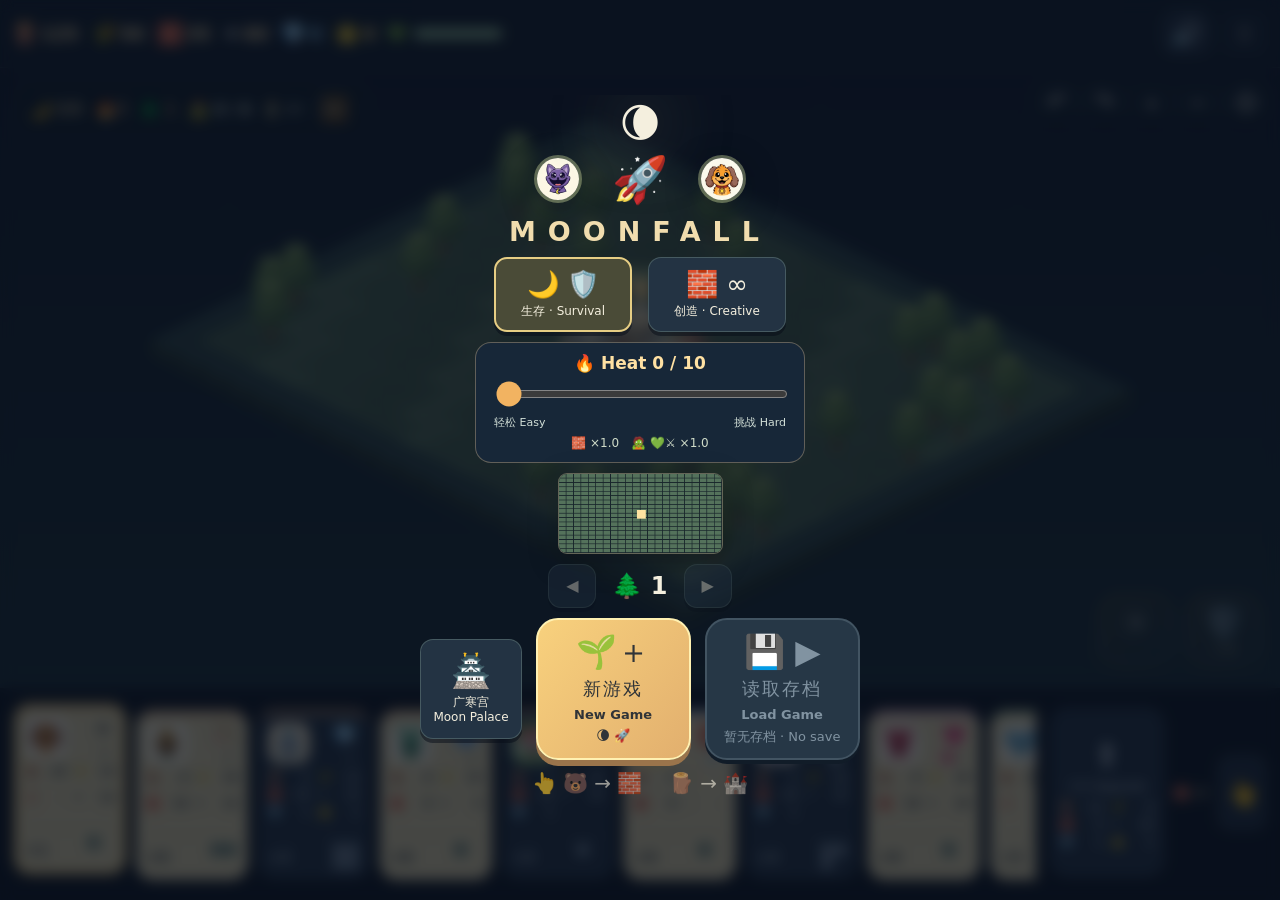
<file: index.html>
<!doctype html><html lang="zh-CN"><head><meta charset="utf-8"><meta name="viewport" content="width=device-width,initial-scale=1,viewport-fit=cover"><meta name="theme-color" content="#111824"><title>Critters · Moonfall</title><link rel="stylesheet" href="style.css?v=23"></head><body>
<main id="app"><header><div class="brand" aria-label="Moonfall">🌘 <span>MOONFALL</span></div><div class="resource" aria-label="木材">🪵 <b id="wood">170</b></div><div class="resource" aria-label="稻草"><span>🌾</span><b id="straw">50</b></div><div class="resource" aria-label="砖料"><span>🧱</span><b id="brick">35</b></div><div class="resource" aria-label="星能">✦ <b id="star">50</b></div><div class="resource star-tier blue" aria-label="钻石 Diamonds">💎 <b id="blueStar">0</b></div><div class="resource star-tier gold" aria-label="金星 Gold stars">🌟 <b id="goldStar">0</b></div><div class="base-health" aria-label="基地生命"><span>💚</span><div><i id="healthFill"></i></div></div><div class="head-actions"><button id="sound" aria-label="关闭声音">🔊</button><button id="pause" aria-label="暂停游戏" disabled>⏸</button></div></header>
<section id="world" aria-label="自由建造世界"><canvas id="canvas" aria-label="点角色选择建筑，点土地建造，点树采木；单指拖动，双指旋转和缩放地图"></canvas><div id="toast" role="status"></div><div class="wave-panel"><span id="moonProgress" aria-label="月亮碎片">🌙 0/6</span><span id="heatBadge" aria-label="本局 Heat">🔥0</span><span id="levelBadge" aria-label="关卡">🌙 1</span><span>🧟 <b id="wave">0 / 6</b></span><span id="countdown">⏳ 30</span><button id="finishSession" aria-label="结束自由创造并庆祝" hidden>🏁</button><button id="nextWave" aria-label="开始下一波">⏩</button></div><div class="zoom-panel"><button id="rotateLeft" aria-label="向左旋转地图">↶</button><button id="rotateRight" aria-label="向右旋转地图">↷</button><button id="zoomIn" aria-label="放大地图">＋</button><button id="zoomOut" aria-label="缩小地图">−</button><button id="center" aria-label="回到基地">⌖</button></div><div class="powers"><button id="sun" aria-label="阳光冲击，攻击基地附近敌人">☀️<small id="sunTime"></small></button><button id="moon" aria-label="守护碎片，为基地恢复生命"><span id="moonIcon">🌑</span><small id="moonPrice">✦40</small></button></div><div id="selection" hidden><span id="selectionIcon"></span><span id="selectionLevel"></span><button id="repair" aria-label="修复百分之十五生命，消耗木材十、稻草四、砖三；受攻击后等三秒">🔧<small>🪵10 🌾4 🧱3</small></button><button id="sell" aria-label="拆除并返还一半木材">♻️</button><button id="closeSelection" aria-label="关闭建筑操作">✕</button></div></section>
<footer><div id="buildBar" role="group" aria-label="Critter 建造单位"></div><button id="upgradeTool" class="build-card" aria-label="升级 Upgrade，先点此按钮，再点建筑" aria-pressed="false"><span class="upgrade-tool-icon">⬆️</span><b>升级 Upgrade</b><span id="upgradeToolCost" class="cost"></span></button><div id="buildTotal" aria-label="当前建筑数量"></div><button id="cancelBuild" aria-label="取消建造，切换查看模式">👆</button></footer>
<div id="menu" class="overlay"><div class="menu-card"><div class="moon-art">🌘</div><div class="menu-portraits"><img src="assets/critters/critter_04_catnap.webp" alt="CatNap"><span>🚀</span><img src="assets/critters/critter_05_dogday.webp" alt="DogDay"></div><h1>MOONFALL</h1><div class="menu-modes" role="group" aria-label="玩法"><button id="survival" aria-label="月夜生存" aria-pressed="true" class="selected">🌙 🛡️<small>生存 · Survival</small></button><button id="creative" aria-label="自由创造，无限资源" aria-pressed="false">🧱 ∞<small>创造 · Creative</small></button></div><div class="heat-control"><label for="heat">🔥 Heat <b id="heatValue">0</b> / 10</label><input id="heat" type="range" min="0" max="10" step="1" value="0" aria-label="难度 Heat 0 到 10"><div class="heat-ends"><span>轻松 Easy</span><span>挑战 Hard</span></div><small id="heatScale"></small></div><canvas id="mapPreview" width="220" height="108" aria-label="地图预览"></canvas><div class="level-picker" id="levelPicker"><button id="levelDown" aria-label="上一关">◀</button><b id="levelChoice">🌙 1</b><button id="levelUp" aria-label="下一已解锁关卡">▶</button></div><div class="menu-buttons"><button id="menuPalace" aria-label="广寒宫 Moon Palace">🏯<small>广寒宫<br>Moon Palace</small></button><button id="start" class="primary menu-game-option" aria-label="新游戏 New Game"><span class="menu-option-icon" aria-hidden="true">🌱＋</span><b>新游戏</b><em>New Game</em><small aria-hidden="true">🌘 🚀</small></button><button id="resumeSave" class="menu-game-option" aria-label="读取存档 Load Game" disabled><span class="menu-option-icon" aria-hidden="true">💾 ▶</span><b>读取存档</b><em>Load Game</em><small id="savePreview" aria-hidden="true">—</small></button></div><div class="picture-guide" aria-hidden="true">👆 🐻 → 🧱　 🪵 → 🏰</div><div id="resultStats" hidden></div></div></div>
<div id="ending" class="overlay" role="dialog" aria-modal="true" aria-label="游戏结算" hidden><canvas id="confetti" aria-hidden="true"></canvas><div class="ending-card"><canvas id="storyScene" width="640" height="300" aria-label="收集六块碎片重建月亮，伙伴们围坐篝火"></canvas><div id="endingMoon">🌕</div><div id="endingTrophy">🏆</div><div id="party" aria-hidden="true"></div><div id="endingStats"></div><div id="scorePanel"></div><div class="ending-actions"><button id="openPalace" aria-label="广寒宫商店">🏯</button><button id="harder" class="primary" aria-label="挑战下一更难关卡">🔥 2 ➜</button><button id="retry" aria-label="重玩本关">↻</button><button id="endingHome" aria-label="返回首页">🏠</button></div></div></div>
<div id="pauseOverlay" class="overlay" hidden><div class="pause-card"><span>⏸</span><button id="resume" class="primary" aria-label="继续游戏">▶</button><button id="restart" aria-label="返回首页">🏠</button></div></div>
<div id="cinema" hidden><canvas id="intro"></canvas><button id="skipIntro" aria-label="跳过开场">⏭</button><div id="introProgress"><i></i></div></div>
<div id="palace" class="overlay" role="dialog" aria-modal="true" aria-label="广寒宫" hidden><div class="palace-scenery" aria-hidden="true"><img class="palace-hall" src="assets/palace/guanghan-toy.svg" alt=""><div class="roof-rabbit"><svg viewBox="0 0 100 90"><ellipse cx="50" cy="72" rx="26" ry="7" fill="#203e5440"/><g fill="#fff5e3" stroke="#adc7d0" stroke-width="2"><ellipse cx="47" cy="51" rx="24" ry="19"/><circle cx="68" cy="40" r="18"/><ellipse cx="62" cy="17" rx="6" ry="19" transform="rotate(-12 62 17)"/><ellipse cx="77" cy="15" rx="6" ry="20" transform="rotate(14 77 15)"/><circle cx="22" cy="44" r="9"/><ellipse cx="36" cy="69" rx="12" ry="5"/><ellipse cx="66" cy="65" rx="10" ry="5"/></g><path d="M62 7v17M77 4v21" stroke="#edbac6" stroke-width="3" stroke-linecap="round"/><circle cx="75" cy="37" r="3" fill="#39495d"/><circle cx="82" cy="46" r="4" fill="#f0bdbe"/></svg></div><div class="palace-mist mist-back"></div><div class="palace-mist mist-front"></div><div class="palace-sparks"></div></div><div class="palace-card"><h2 class="sr-only">广寒宫</h2><b id="moonWallet">🌙 0</b><div id="shopItems"></div><div class="ending-actions"><button id="shopClose" aria-label="离开广寒宫">↩</button><button id="shopGo" class="primary" aria-label="带上强化进入下一关">▶</button></div></div></div><audio id="music" playsinline preload="none"></audio></main><script type="module" src="app.mjs?v=23"></script></body></html>
</file>
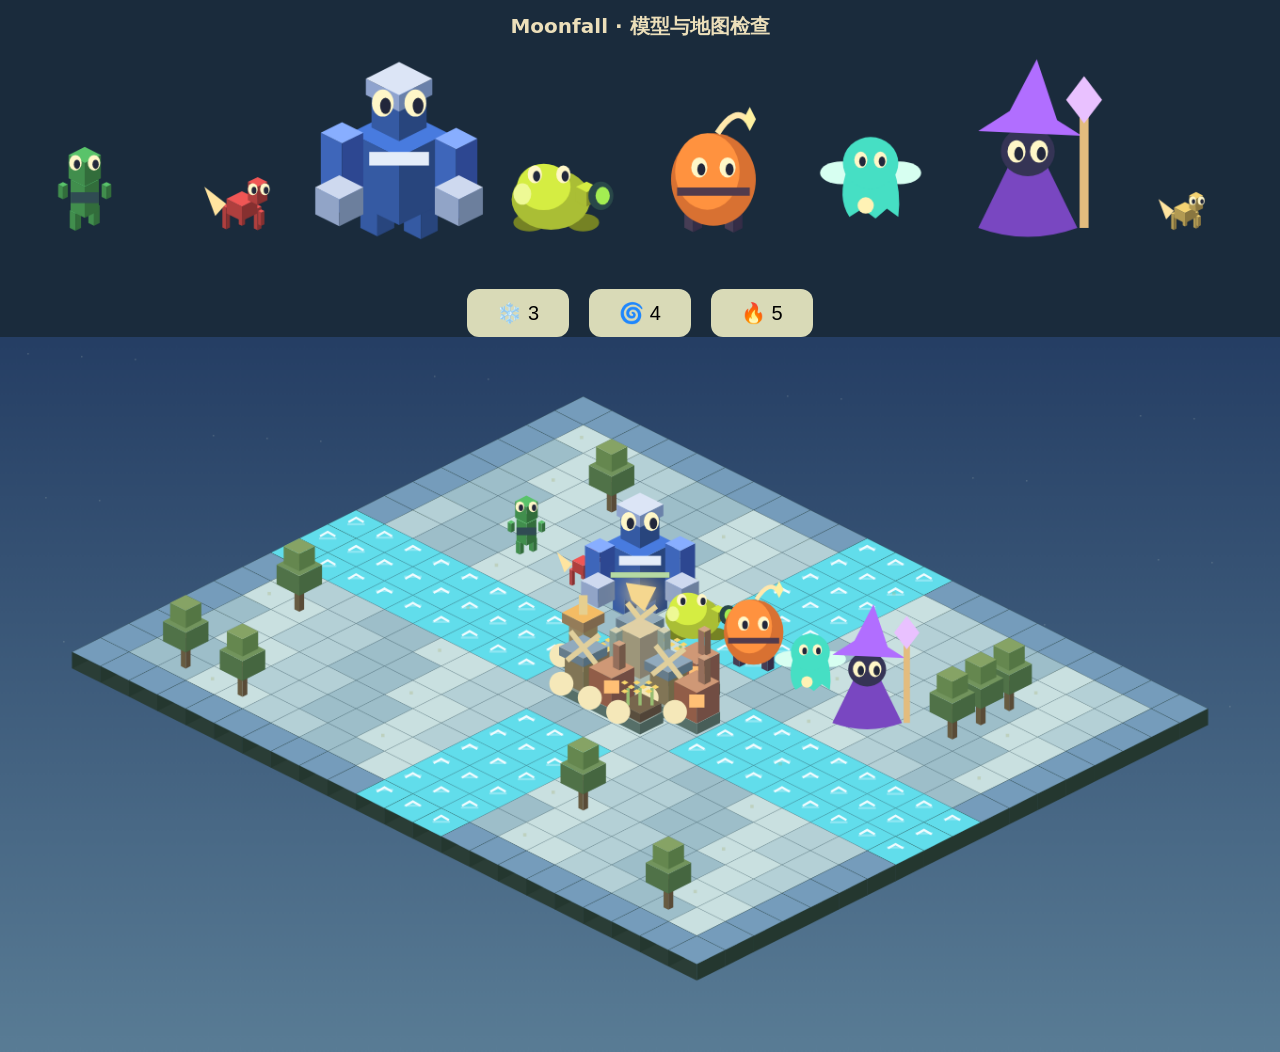
<file: tests/visuals.html>
<!doctype html><meta charset="utf-8"><meta name="viewport" content="width=device-width,initial-scale=1"><title>Moonfall model review</title><style>body{margin:0;background:#1a2b3c;color:#ecdfba;font:18px system-ui}canvas{display:block;width:100%;height:auto}h1{font-size:20px;text-align:center}nav{display:flex;justify-content:center;gap:20px}button{padding:12px 30px;font-size:20px;background:#d9dab7;border:0;border-radius:12px}</style><h1>Moonfall · 模型与地图检查</h1><canvas id="models" width="1360" height="250"></canvas><nav><button id="ice">❄️ 3</button><button id="sand">🌀 4</button><button id="fire">🔥 5</button></nav><canvas id="map" width="1360" height="760"></canvas><script type="module">
import {heightZombie,render} from '../render.mjs?v=18';import {createGame,ENEMIES,makeEnemy,build,igniteEnemy} from '../engine.mjs?v=18';
const c=document.querySelector('#models').getContext('2d'),types=['zombie','runner','brute','spitter','bomber','healer','summoner','mini'];let level=3,g=createGame({level,creative:true});
function reset(n){level=n;g=createGame({level,creative:true});g.wave=2;g.enemies=types.slice(0,7).map((k,i)=>makeEnemy(g,k,4+i*2,6));}document.querySelector('#ice').onclick=()=>reset(3);document.querySelector('#sand').onclick=()=>reset(4);document.querySelector('#fire').onclick=()=>{reset(5);for(const e of g.enemies){e.x=5;e.y=5+g.enemies.indexOf(e);igniteEnemy(g,e)}build(g,'prism',13,7);build(g,'rapid',8,11);build(g,'shield',13,11)};reset(3);
function frame(t){c.clearRect(0,0,1360,250);types.forEach((k,i)=>{const e=ENEMIES[k];c.save();c.translate(90+i*167,185);c.scale(e.size*1.65,e.size*1.65);heightZombie(c,0,0,t/1000,i,e.color,.3,k);c.restore()});render(document.querySelector('#map').getContext('2d'),1360,760,g,{rotation:0,zoom:1,panX:0,panY:0},{},null,null,null,t/1000);requestAnimationFrame(frame)}requestAnimationFrame(frame);
</script>
</file>
<file: style.css>
:root{font-family:ui-rounded,system-ui,sans-serif;background:#101823;color:#f4efde;font-synthesis:none}*{box-sizing:border-box}html,body{margin:0;width:100%;height:100%;overflow:hidden;overscroll-behavior:none;-webkit-user-select:none;user-select:none}button{font:inherit;color:inherit;background:#233343;border:1px solid #9dbaa84a;border-radius:13px;cursor:pointer;touch-action:manipulation;-webkit-tap-highlight-color:transparent;display:flex;align-items:center;justify-content:center;gap:5px;box-shadow:0 4px 0 #070d1880}button:active{transform:translateY(2px);box-shadow:none}button:disabled{opacity:.38}button:focus-visible{outline:3px solid #ffda89;outline-offset:3px}[hidden]{display:none!important}#app{height:100dvh;display:flex;flex-direction:column;padding:env(safe-area-inset-top) env(safe-area-inset-right) env(safe-area-inset-bottom) env(safe-area-inset-left);background:radial-gradient(ellipse at 60% 0,#2c3c48,#121c28)}header{height:68px;padding:10px 22px;display:flex;align-items:center;gap:24px;flex-shrink:0;border-bottom:1px solid #a2baba20;background:#142330e6}.brand{display:flex;align-items:center;font-size:30px;gap:10px}.brand span{font-size:16px;font-weight:900;letter-spacing:4px;color:#c9cbbb}.resource{display:flex;align-items:center;gap:8px;font-size:25px}.resource b{font-size:22px;color:#ffe3a3}.resource:nth-child(3){color:#a6d7fa}.base-health{display:flex;align-items:center;gap:7px;flex:1;max-width:170px}.base-health>div{height:9px;background:#050e1666;width:100%;border-radius:10px;overflow:hidden}#healthFill{display:block;height:100%;width:100%;background:#a8dba8;transition:width .3s}.head-actions{display:flex;gap:10px;margin-left:auto}.head-actions button{width:48px;height:46px;font-size:25px}#world{position:relative;flex:1;min-height:0;overflow:hidden;touch-action:none}#canvas{width:100%;height:100%;display:block;touch-action:none}.wave-panel{position:absolute;top:14px;left:16px;display:flex;align-items:center;gap:12px;background:#14232ddd;padding:8px 12px;border:1px solid #b9cbbf26;border-radius:15px;font-size:17px}.wave-panel b{font-size:15px;color:#d4dbc6}.wave-panel button{width:40px;height:36px;font-size:23px}#countdown{color:#c3cdba;font-size:14px}.zoom-panel{position:absolute;right:14px;top:14px;display:flex;gap:5px}.zoom-panel button{width:42px;height:40px;font-size:25px;background:#152531d9}.powers{position:absolute;right:18px;bottom:18px;display:flex;gap:12px}.powers button{width:76px;height:76px;border:2px solid #e5cd8277;border-radius:22px;background:linear-gradient(140deg,#4e523e,#203843);font-size:35px;flex-direction:column;gap:0}.powers small{font-size:12px;color:#efd4a2;font-weight:700;height:17px}footer{display:flex;gap:10px;align-items:center;flex-shrink:0;padding:10px 14px 12px;background:#101b26;border-top:1px solid #879f9e2b}#buildBar{display:flex;gap:8px;flex:1;min-width:0;overflow-x:auto;padding:4px 3px 8px;scrollbar-width:thin;scrollbar-color:#4c6370 transparent}.build-card{position:relative;min-width:92px;flex:1;height:106px;flex-direction:column;gap:3px;padding:6px 5px;background:#213342;border-color:#819d962e}.build-card.selected{border:2px solid #ffd98a;background:#4a4c3d;box-shadow:0 0 0 3px #ffe2a31c}.build-card img{width:43px;height:43px;object-fit:cover;border-radius:12px;border:1px solid #ffffdd99}.build-card .unit-icon{position:absolute;right:6px;top:8px;font-size:17px;background:#152532cc;border-radius:8px}.build-card .cost{font-size:11px;display:flex;gap:5px;font-weight:750}.build-card .role{font-size:15px}.build-card.poor .cost{color:#ec9993}#cancelBuild{height:76px;min-width:48px;font-size:25px}#selection{position:absolute;left:50%;bottom:18px;transform:translateX(-50%);display:flex;align-items:center;gap:8px;background:#152531f2;border:1px solid #e1d5aa66;border-radius:17px;padding:10px;box-shadow:0 9px 30px #050a1599;z-index:3}#selection button{min-width:46px;height:48px;font-size:23px;flex-direction:column;gap:1px}#selection small{font-size:9px}#selectionIcon{font-size:27px}#selectionLevel{color:#ffd780}#toast{position:absolute;left:50%;top:15%;transform:translateX(-50%);background:#16232be6;border:1px solid #ddcba566;border-radius:30px;padding:10px 24px;font-size:25px;opacity:0;pointer-events:none;transition:.2s;z-index:5}#toast.show{opacity:1}.overlay{position:absolute;inset:0;z-index:10;display:grid;place-items:center;background:#070c18b5;backdrop-filter:blur(7px);padding:15px}.menu-card{text-align:center;display:flex;flex-direction:column;align-items:center;gap:18px}.moon-art{font-size:77px;line-height:1;filter:drop-shadow(0 0 35px #cfbd7f80)}.menu-portraits{display:flex;align-items:center;gap:30px}.menu-portraits img{width:83px;height:83px;border-radius:25px;border:3px solid #cbd49a66;box-shadow:0 10px 35px #070b1355}.menu-portraits span{font-size:45px}h1{font-size:39px;letter-spacing:12px;margin:0;font-weight:900;color:#f1ddae}.menu-modes,.menu-buttons{display:flex;gap:16px;justify-content:center}.menu-modes button{font-size:26px;padding:10px 25px}.menu-modes button.selected{border:2px solid #e7ce84;background:#4a4b37}.primary{width:130px;height:80px;border-radius:23px;border:2px solid #fff1b2;background:linear-gradient(130deg,#f8d17d,#e2af6e);color:#303438;font-size:42px;box-shadow:0 6px 0 #9a744b}.picture-guide{font-size:20px;opacity:.6}#resumeSave{font-size:24px;padding:0 18px}.pause-card{display:flex;flex-direction:column;gap:20px;align-items:center}.pause-card>span{font-size:80px}.pause-card>button:last-child{width:65px;height:55px;font-size:28px}#resultStats{font-size:26px;color:#ffdf99}#cinema{position:absolute;inset:0;background:#060914;z-index:20}#intro{width:100%;height:100%;display:block}#skipIntro{position:absolute;top:max(20px,env(safe-area-inset-top));right:20px;width:52px;height:44px;font-size:24px;background:#15203190}#introProgress{position:absolute;bottom:18px;left:20%;right:20%;height:4px;background:#ffffff20;border-radius:4px;overflow:hidden}#introProgress i{display:block;height:100%;background:#e2cea0;width:0}#resultStats img{width:55px;border-radius:15px}.creative-tag{color:#c5edc6}@media(max-width:900px){header{gap:13px;padding:8px 12px;height:59px}.brand span{display:none}.resource{font-size:21px}.resource b{font-size:19px}.base-health{max-width:120px}.head-actions button{width:42px;height:41px;font-size:22px}.build-card{min-width:79px;height:93px}.build-card img{width:37px;height:37px}.build-card .cost{font-size:10px}footer{padding:6px 8px;gap:6px}.powers button{width:66px;height:68px;font-size:29px}.wave-panel{left:9px;top:10px;font-size:14px;padding:6px 9px;gap:7px}.zoom-panel{right:9px;top:10px}.zoom-panel button{width:35px;height:36px}.build-card .unit-icon{right:3px;top:6px;font-size:15px}}@media(max-width:550px){.brand{display:none}.base-health{max-width:75px}.resource{gap:4px}.head-actions{gap:5px}header{gap:10px}.wave-panel{font-size:12px}.wave-panel b{font-size:13px}#countdown{font-size:12px}.zoom-panel{flex-direction:column}.powers{right:10px;bottom:12px;gap:7px}.powers button{width:56px;height:58px;font-size:26px}#selection{left:10px;transform:none;bottom:83px;gap:5px;padding:7px}.menu-card{gap:14px}.moon-art{font-size:63px}h1{font-size:29px;letter-spacing:8px}.menu-portraits img{width:67px;height:67px}.menu-modes button{padding:8px 18px}.primary{height:68px}.picture-guide{font-size:16px}}@media(max-height:600px){.menu-card{gap:9px}.moon-art{font-size:42px}.menu-portraits img{width:53px;height:53px}.menu-portraits span{font-size:31px}h1{font-size:28px}.menu-modes button{font-size:22px;padding:7px 20px}.primary{height:56px;width:105px;font-size:32px}.build-card{height:81px;min-width:78px}.build-card img{width:30px;height:30px}.build-card .role{font-size:11px}.picture-guide{font-size:15px}header{height:52px}.powers{bottom:10px}.powers button{height:60px;width:62px;font-size:28px}.base-health{max-width:130px}}

.level-picker{display:flex;align-items:center;gap:16px}.level-picker button{width:48px;height:44px}.level-picker b{font-size:24px}#levelBadge{color:#ffce81}#ending{z-index:15;background:radial-gradient(ellipse at 50% 25%,#446351dc,#0b1729ef);overflow:hidden}#ending.defeat{background:#132333ec}#confetti{position:absolute;inset:0;width:100%;height:100%;pointer-events:none}.ending-card{position:relative;display:flex;flex-direction:column;align-items:center;gap:22px;width:min(650px,100%);text-align:center}#endingMoon{font-size:80px;filter:drop-shadow(0 0 35px #fff2a9)}#endingTrophy{font-size:100px;line-height:1;animation:trophy-pop .7s cubic-bezier(.2,1.5,.5,1)}#party{display:flex;justify-content:center;flex-wrap:wrap;gap:12px}#party img{width:60px;height:60px;border-radius:20px;border:3px solid #ffe49e;animation:party-hop .85s ease-in-out infinite alternate;animation-delay:calc(var(--i)*-.13s)}#endingStats{font-size:24px;color:#ffdf99}.ending-actions{display:flex;gap:15px;align-items:center}.ending-actions button{min-width:62px;min-height:62px;font-size:31px}#harder{width:auto;min-width:190px;padding:10px 22px;font-size:32px}#ending.defeat #party img{animation:none}.ending-actions #retry{font-size:38px}@keyframes party-hop{to{transform:translateY(-13px) rotate(7deg)}}@keyframes trophy-pop{from{transform:scale(.2) rotate(-25deg)}to{transform:scale(1) rotate(0)}}@media(max-width:550px){.ending-card{gap:18px}#party{gap:8px}#party img{width:43px;height:43px;border-radius:14px}#endingMoon{font-size:60px}#endingTrophy{font-size:78px}#harder{min-width:150px;padding:8px 12px;font-size:25px}.ending-actions{gap:10px}#endingStats{font-size:20px}.wave-panel{gap:5px}}@media(max-height:650px){.ending-card{gap:12px}#endingMoon{font-size:45px}#endingTrophy{font-size:62px}#party img{width:45px;height:45px}#endingStats{font-size:20px}.level-picker button{height:35px}.level-picker{gap:10px}}@media(prefers-reduced-motion:reduce){#party img,#endingTrophy{animation:none}}

#mapPreview{width:220px;height:108px;border:1px solid #f1dda859;border-radius:9px;background:#18252b;box-shadow:0 8px 30px #0004}@media(max-height:850px){#mapPreview{width:165px;height:81px}.menu-card{gap:9px}.menu-card .moon-art{font-size:40px}.menu-portraits img{width:48px;height:48px}.menu-card h1{font-size:27px}.menu-card .primary{height:54px}}@media(max-height:520px){#mapPreview{display:none}}

.build-card{height:120px;min-width:97px}.build-card .cost{display:block;white-space:normal;line-height:1.3;min-height:27px;font-size:10px;text-align:center}.build-card .role{font-size:12px;white-space:nowrap}header{gap:16px}.resource{gap:4px}.resource b{font-size:19px}.base-health{max-width:115px}@media(max-width:900px){header{gap:8px}.brand{display:none}.resource{font-size:19px}.resource b{font-size:17px}.base-health{max-width:80px}.build-card{height:110px;min-width:91px}}@media(max-width:550px){.base-health{display:none}.resource{font-size:16px}.resource b{font-size:15px}header{gap:7px;padding:6px}.head-actions button{width:35px}.head-actions{gap:4px}}@media(max-height:600px){.build-card{height:96px}.build-card img{width:30px;height:30px}}

/* Two availability backgrounds; selection uses an outline, never a third fill. */
.build-card,.build-card.selected{background:#e2d8af;color:#202e39;border-color:#f6e9b6}
.build-card.selected{outline:3px solid #ffcf69;outline-offset:-3px}
.build-card.poor,.build-card.poor.selected{background:#263849;color:#a8b5bf;border-color:#425566;opacity:1}
.build-card.poor .cost{color:#a8b5bf}.build-card .capacity{font-size:12px;font-weight:850;line-height:1}.build-card{height:132px}.build-card .unit-icon{color:#fff}
#storyScene{width:min(640px,90vw);height:auto;max-height:36vh;object-fit:contain;border-radius:24px}#ending.complete{background:#0b142af5}#ending.complete #storyScene{max-height:65vh}#ending.complete .ending-card{width:min(850px,100%)}#moonProgress{color:#ffe3a0;white-space:nowrap}
@media(max-height:650px){.build-card{height:111px}#storyScene{max-height:29vh}.ending-card{gap:8px}#endingTrophy{font-size:40px}#party img{width:32px;height:32px}}

#palace{z-index:18;background:radial-gradient(ellipse at top,#494779,#111c35 75%);overflow:auto}.palace-card{text-align:center;display:flex;flex-direction:column;align-items:center;gap:16px}.palace-art{font-size:50px;line-height:1.2}.palace-card h2{margin:0;color:#ffedb3;letter-spacing:8px}#moonWallet{font-size:28px}#shopItems{display:grid;grid-template-columns:repeat(2,minmax(145px,210px));gap:14px}#shopItems button{white-space:pre-line;display:block;font-size:20px;line-height:1.8;padding:14px;background:#e4d7ac;color:#273444}#shopItems button:disabled{background:#283850;color:#a7b3c5;opacity:1}#scorePanel{font-size:16px;color:#ffdc94;max-width:95vw}.ending-card{gap:12px}#menuPalace{font-size:32px;padding:12px}@media(max-height:650px){.palace-art{font-size:32px}.palace-card{gap:8px}#shopItems button{padding:7px;font-size:17px}#scorePanel{font-size:13px}}
.build-card{transition:transform .16s ease,background-color .16s ease;flex-shrink:0}.build-card.selected{transform:translateY(-6px)}#buildBar{padding-top:10px}.build-card.selected:active{transform:translateY(-4px)}@media(prefers-reduced-motion:reduce){.build-card{transition:none}}

/* Celestial hall: the plaque remains visible above the shop terrace. */
#palace{isolation:isolate;background:#101e42;overflow:hidden;padding:0;align-items:end;backdrop-filter:none}
.palace-scenery{position:absolute;inset:0;z-index:-1;overflow:hidden;pointer-events:none}
.palace-hall{position:absolute;width:100%;height:100%;object-fit:cover;object-position:center 39%;animation:hall-float 8s ease-in-out infinite;transform:scale(1.035);will-change:transform}
.palace-scenery:after{content:'';position:absolute;inset:45% 0 0;background:linear-gradient(transparent,#101c3740 38%,#101c37ee)}
.palace-mist{position:absolute;left:-20%;width:140%;height:28%;bottom:13%;background:radial-gradient(ellipse at 25% 65%,#d5e5ff65,transparent 55%),radial-gradient(ellipse at 75% 80%,#e5d9ff70,transparent 48%);filter:blur(18px);animation:mist-drift 19s ease-in-out infinite alternate}
.mist-front{bottom:-8%;height:35%;animation-duration:27s;animation-direction:alternate-reverse;opacity:.75}
.palace-sparks{position:absolute;inset:0;background-image:radial-gradient(circle,#ffe9a5 0 1px,transparent 2px),radial-gradient(circle,#ffe4a0aa 0 2px,transparent 3px);background-size:181px 163px,293px 239px;animation:palace-spark 15s linear infinite;opacity:.45}
#palace .palace-card{width:min(980px,100%);padding:16px 24px max(18px,env(safe-area-inset-bottom));gap:12px;max-height:100%;overflow:auto}
#palace #moonWallet{position:absolute;top:max(22px,env(safe-area-inset-top));right:24px;font-size:23px;color:#fff0b7;border:1px solid #e8c98299;border-radius:30px;background:#142342d9;padding:10px 20px;box-shadow:0 3px 25px #0005}
#palace #shopItems{grid-template-columns:repeat(4,minmax(0,1fr));width:100%;gap:14px}
#palace #shopItems button{font-size:18px;line-height:1.55;min-height:124px;border:1px solid #ead49b;border-radius:18px;background:linear-gradient(145deg,#f3e1b8f5,#b5d7d3ef);box-shadow:inset 0 0 0 4px #fff8d42b,0 8px 26px #050e2855;color:#22394e;backdrop-filter:blur(8px);transition:transform .2s,box-shadow .2s}
#palace #shopItems button:disabled{background:linear-gradient(145deg,#233954ed,#15283ded);color:#a8b9c8;border-color:#b59e6980;opacity:1}
#palace .ending-actions button{min-width:62px;min-height:52px;background:#162b45e8;border:1px solid #e8ca8a;color:#ffdfa0;box-shadow:0 4px 18px #07152f88}
#palace .ending-actions .primary{background:linear-gradient(135deg,#ffe5ab,#d9b070);color:#253448;height:56px;width:106px}
.sr-only{position:absolute!important;width:1px;height:1px;padding:0!important;margin:-1px;overflow:hidden;clip-path:inset(50%);white-space:nowrap;border:0}
@keyframes hall-float{0%,100%{transform:scale(1.035) translateY(0)}50%{transform:scale(1.035) translateY(-9px)}}
@keyframes mist-drift{from{transform:translateX(-3%) translateY(4px)}to{transform:translateX(5%) translateY(-8px)}}
@keyframes palace-spark{from{transform:translateY(15px)}to{transform:translateY(-35px)}}
@media(max-aspect-ratio:1/1){.palace-hall{object-fit:contain;object-position:center 12%;background:#101e42}#palace .palace-card{padding:14px 16px}#palace #shopItems{grid-template-columns:repeat(2,minmax(0,1fr));gap:10px}#palace #shopItems button{min-height:105px;font-size:16px}.palace-scenery:after{inset:40% 0 0}}
@media(max-height:580px) and (min-aspect-ratio:1/1){#palace .palace-card{padding:8px 18px;gap:6px}#palace #shopItems button{font-size:14px;min-height:83px;padding:6px}#palace .ending-actions button{min-height:42px;height:42px;font-size:25px}#palace #moonWallet{top:12px;font-size:18px;padding:6px 14px}}
@media(prefers-reduced-motion:reduce){.palace-hall,.palace-mist,.palace-sparks{animation:none}}

/* Toy-like celestial architecture shares the game's chunky pastel geometry. */
#palace{background:linear-gradient(#223751,#667c9b)}.palace-scenery{bottom:190px}.palace-hall{object-fit:contain;object-position:center center;transform:none;animation:toy-float 7s ease-in-out infinite}.palace-scenery:after{inset:70% 0 0;background:linear-gradient(transparent,#536c8870)}.palace-sparks{opacity:.2}
.roof-rabbit{position:absolute;width:72px;height:65px;left:30%;top:23%;animation:rabbit-cross 10s linear infinite;filter:drop-shadow(0 7px 3px #17304b33)}.roof-rabbit svg{width:100%;height:100%}
@keyframes toy-float{50%{transform:translateY(-6px)}}
@keyframes rabbit-cross{0%{transform:translate(0,0) rotate(-5deg);opacity:0}6%{opacity:1}15%{transform:translate(5vw,-32px) rotate(5deg)}25%{transform:translate(10vw,0) rotate(-5deg)}40%{transform:translate(16vw,-45px) rotate(5deg)}50%{transform:translate(22vw,0) rotate(-5deg)}65%{transform:translate(29vw,-36px) rotate(5deg)}77%{transform:translate(35vw,2px) rotate(-5deg);opacity:1}85%,100%{transform:translate(40vw,-25px);opacity:0}}
#palace #shopItems button{border-radius:22px;border:3px solid #d9d5b4;box-shadow:0 5px 0 #314e66,inset 0 2px 0 #fff4}#palace #shopItems button:disabled{background:#37536de8;color:#b9cbd2;border-color:#829cac}
@media(max-aspect-ratio:1/1){.palace-scenery{bottom:310px}.palace-hall{background:transparent;object-position:center center}.roof-rabbit{width:55px;top:25%}}
@media(max-height:580px) and (min-aspect-ratio:1/1){.palace-scenery{bottom:140px}.roof-rabbit{width:48px;height:48px;top:21%}}
@media(prefers-reduced-motion:reduce){.palace-hall,.roof-rabbit{animation:none}.roof-rabbit{left:62%;transform:translateY(-10px)}}

#buildTotal{font-size:12px;white-space:nowrap;color:#e6d7ab}.build-card .capacity{font-size:11px}@media(max-width:700px){#buildTotal{position:absolute;right:10px;bottom:3px;font-size:10px}}

/* v14: calm, separate portrait / recipe / capacity and footprint areas. */
#buildBar{gap:10px;padding:12px 4px 8px;scroll-snap-type:x proximity}
.build-card{flex:0 0 112px;min-width:112px;height:156px;padding:8px 9px;gap:4px;border-radius:17px;scroll-snap-align:start;box-shadow:0 4px 0 #060e18}
.build-card img{width:42px;height:42px;align-self:flex-start;border-radius:12px}
.build-card .unit-icon{right:12px;top:9px;font-size:20px;background:none;color:inherit}
.build-card .role{position:absolute;right:14px;top:37px;font-size:12px;max-width:47px;overflow:hidden}
.build-card .cost{display:grid;grid-template-columns:1fr 1fr;gap:4px 9px;width:100%;font-size:12px;min-height:36px;line-height:1.3;text-align:left;margin-top:3px}
.material{display:flex;justify-content:space-between;gap:2px;white-space:nowrap}.material.zero{opacity:.35}
.card-meta{display:flex;align-items:center;justify-content:space-between;width:100%;border-top:1px solid #48605c33;margin-top:3px;padding-top:5px}
.build-card .capacity{font-size:14px;letter-spacing:1px}.footprint{width:29px;height:29px;display:block}.footprint svg{width:100%;height:100%;fill:#52746c}.poor .footprint svg{fill:#8296a8}.poor .card-meta{border-color:#a8b5bf33}
@media(max-height:650px){.build-card{height:137px;min-width:108px;flex-basis:108px;padding:6px 8px}.build-card img{width:34px;height:34px}.build-card .role{top:31px}.build-card .cost{font-size:11px;gap:2px 8px}.footprint{width:25px;height:25px}.card-meta{padding-top:3px;margin-top:0}}

/* Explicit, always-visible new/load choices with child-friendly pictures. */
.menu-buttons{align-items:center;gap:14px}
#start.menu-game-option,#resumeSave.menu-game-option{width:155px;min-height:120px;height:auto;padding:12px 16px;display:flex;flex-direction:column;gap:6px;border-radius:22px}
.menu-game-option .menu-option-icon{font-size:33px;line-height:1.2}.menu-game-option b{font-size:18px;letter-spacing:2px}.menu-game-option small{font-size:13px;letter-spacing:0;min-height:18px}
#resumeSave{background:#b9d9d0;color:#263f48;border:2px solid #d5efe0;box-shadow:0 6px 0 #577b79}
#resumeSave:disabled{background:#263746;color:#8193a1;border-color:#425462;opacity:1;box-shadow:0 4px 0 #111c28}
@media(max-height:650px){#start.menu-game-option,#resumeSave.menu-game-option{min-height:92px;padding:8px 13px;gap:3px;width:145px}.menu-game-option .menu-option-icon{font-size:27px}.menu-game-option b{font-size:16px}}
@media(max-width:450px){#start.menu-game-option,#resumeSave.menu-game-option{width:123px}.menu-buttons{gap:9px}#menuPalace{padding:9px;font-size:27px}}

/* v16: tier currencies and building upgrade cards. */
.menu-game-option em{font-size:13px;font-style:normal;font-weight:700}.menu-modes button,#menuPalace{flex-direction:column}.menu-modes small,#menuPalace small{font-size:12px;line-height:1.3;letter-spacing:0}.menu-card{max-height:100%;overflow:auto;padding:8px}.menu-option-icon{flex-shrink:0}
.dock-tabs{display:flex;flex-direction:column;gap:8px;flex:0 0 74px}.dock-tabs button{flex-direction:column;height:62px;font-size:24px;gap:0}.dock-tabs small{font-size:10px}.dock-tabs .selected{background:#d8c991;color:#233844;border-color:#ffdf92}
#upgradeBar{display:flex;gap:10px;flex:1;min-width:0;overflow-x:auto;padding:12px 4px 8px;scrollbar-width:thin}.upgrade-card{height:170px;min-width:126px;flex-basis:126px}.upgrade-card img{width:34px;height:34px}.upgrade-level{position:absolute;right:9px;top:15px;font-size:16px;font-weight:850}.upgrade-gain{font-size:11px;white-space:nowrap}.upgrade-card .cost{font-size:11px;gap:4px 8px}.material.missing{color:#ffb2a8}.build-card{height:170px}.build-card .cost{min-height:49px;font-size:11px;gap:3px 8px}.card-meta{margin-top:auto}
header{gap:12px;padding:8px 12px}.brand{display:none}.resource{font-size:21px;gap:3px}.resource b{font-size:18px}.star-tier.blue b{color:#9ddfff}.star-tier.gold b{color:#ffdf7c}
@media(max-width:900px){header{gap:7px}.resource{font-size:17px}.resource b{font-size:15px}.base-health{max-width:70px}.head-actions{gap:4px}.head-actions button{width:36px}}
@media(max-width:600px){header{flex-wrap:wrap;height:auto;min-height:72px;gap:5px 10px}.resource{font-size:16px}.head-actions{position:absolute;right:5px;top:8px}.resource:nth-child(5){margin-right:85px}.dock-tabs{flex-basis:55px}.dock-tabs small{font-size:8px}}
@media(max-height:650px){.build-card,.upgrade-card{height:154px}.build-card .cost{font-size:10px;min-height:42px}.dock-tabs button{height:57px}.menu-modes button{padding:6px 15px}}

/* One persistent upgrade tool, after attack / defense / healing / production. */
#upgradeTool{flex:0 0 114px;min-width:114px;margin-left:4px;height:170px;align-self:center}.upgrade-tool-icon{font-size:33px}#upgradeTool>b{font-size:11px}#upgradeTool .cost{font-size:11px}#upgradeTool.selected{background:#ffe6a5;color:#263c42}#upgradeTool.poor.selected{background:#564b37;color:#ffe2a1}.build-card[data-group]{border-top:4px solid var(--group-color)}
@media(max-height:650px){#upgradeTool{height:154px}}
@media(max-width:700px){#upgradeTool{min-width:98px;flex-basis:98px}.upgrade-tool-icon{font-size:28px}}

.heat-control{width:min(330px,80vw);display:grid;gap:5px;padding:10px 18px;border:1px solid #d0b38966;border-radius:16px;background:#172738}.heat-control label{font-size:17px;color:#ffe1a3;font-weight:800}.heat-control input{width:100%;height:28px;accent-color:#f2b361;cursor:pointer;touch-action:pan-x}.heat-control input::-webkit-slider-thumb{min-width:26px;min-height:26px}.heat-ends{display:flex;justify-content:space-between;font-size:11px;color:#d2dfd7}#heatScale{font-size:12px;color:#cfdbc8}#heatBadge{white-space:nowrap;color:#ffd08c}.menu-card{gap:10px}.menu-card .moon-art{font-size:40px}.menu-portraits img{width:48px;height:48px}.menu-card h1{font-size:27px}#mapPreview{width:165px;height:81px}
@media(max-height:750px){.menu-card{gap:6px}.heat-control{padding:5px 15px;gap:1px}.menu-portraits{display:none!important}#start.menu-game-option,#resumeSave.menu-game-option{min-height:96px;padding:7px 12px;gap:2px}.menu-card .moon-art{font-size:30px}}
</file>
